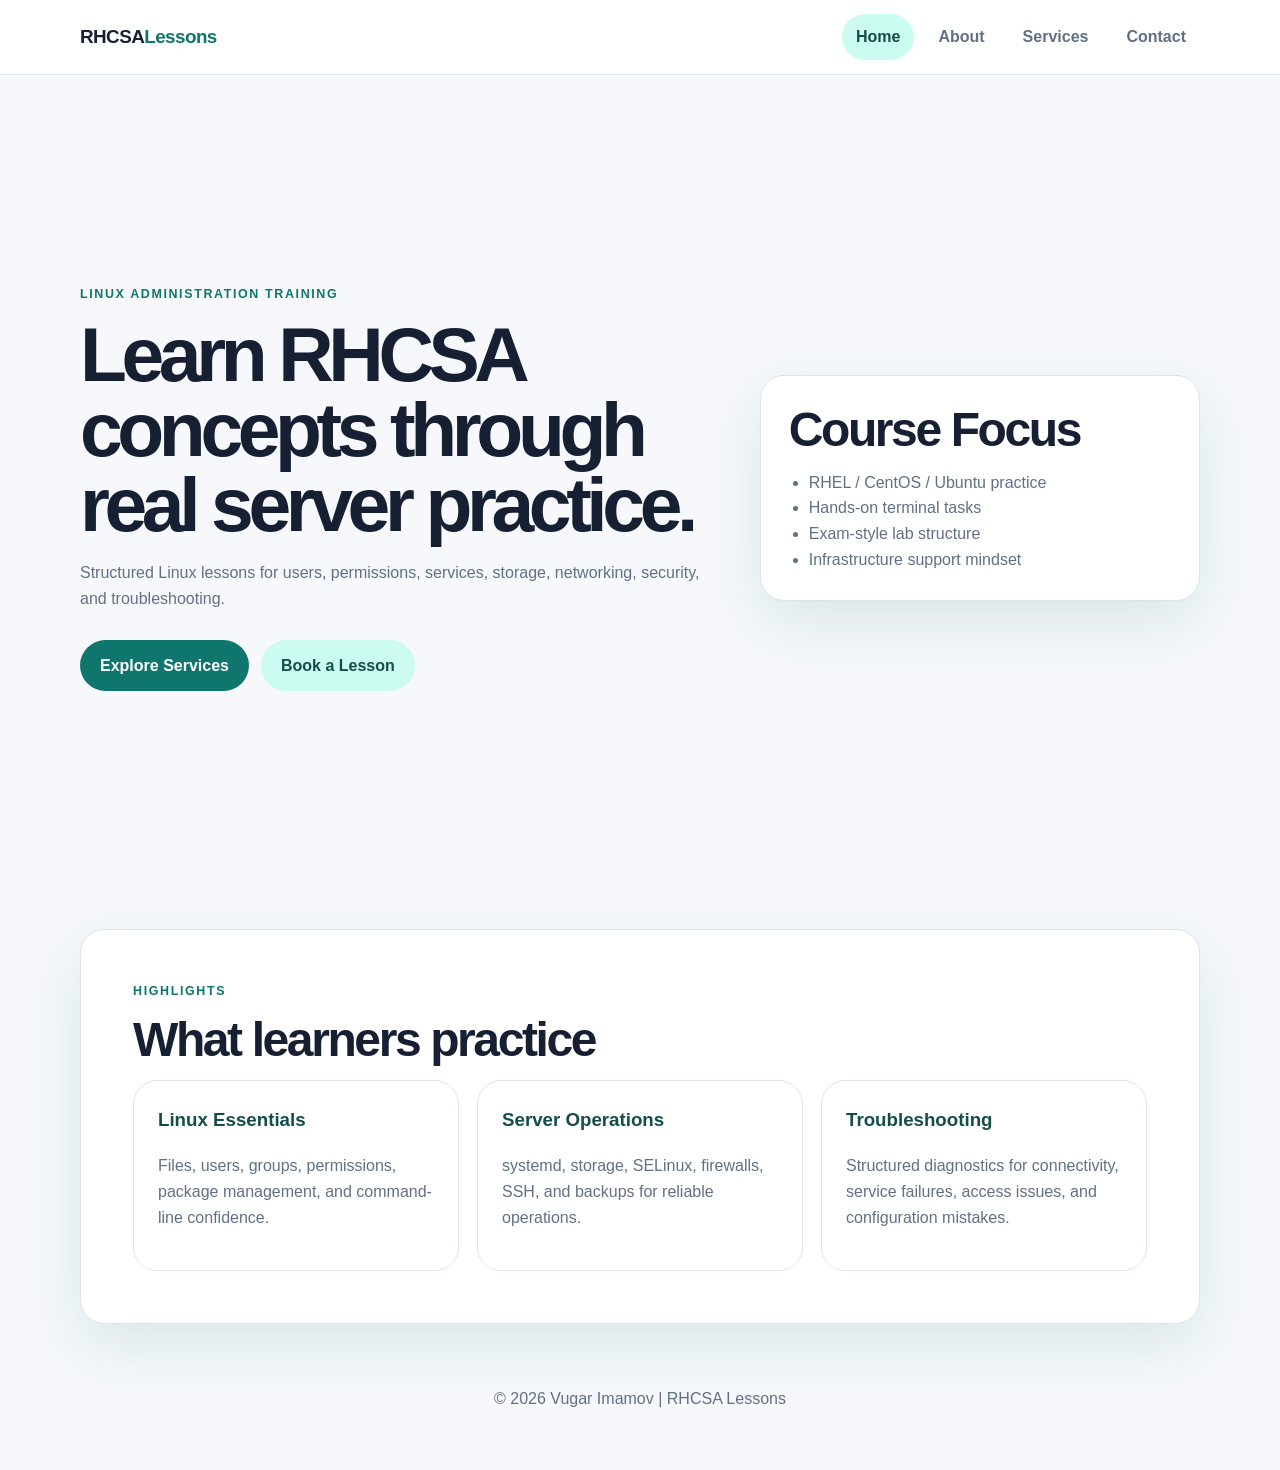
<file: index.html>
<!DOCTYPE html>
<html lang="en">
<head>
  <meta charset="UTF-8" />
  <meta name="viewport" content="width=device-width, initial-scale=1.0" />
  <meta name="description" content="RHCSA Linux lessons by Vugar Imamov." />
  <title>RHCSA Lessons | Home</title>
  <link rel="stylesheet" href="css/styles.css" />
  <script defer src="js/app.js"></script>
</head>
<body>
  <header class="site-header">
    <nav class="nav container" aria-label="Main navigation">
      <a class="logo" href="index.html">RHCSA<span>Lessons</span></a>
      <button class="menu-toggle" aria-label="Open menu" aria-expanded="false" type="button"><span></span><span></span><span></span></button>
      <ul class="nav-links">
        <li><a class="active" href="index.html">Home</a></li>
        <li><a href="about.html">About</a></li>
        <li><a href="services.html">Services</a></li>
        <li><a href="contact.html">Contact</a></li>
      </ul>
    </nav>
  </header>
  <main>
    <section class="hero container">
      <div>
        <p class="tag">Linux administration training</p>
        <h1>Learn RHCSA concepts through real server practice.</h1>
        <p>Structured Linux lessons for users, permissions, services, storage, networking, security, and troubleshooting.</p>
        <div class="actions">
          <a class="btn primary" href="services.html">Explore Services</a>
          <a class="btn secondary" href="contact.html">Book a Lesson</a>
        </div>
      </div>
      <aside class="hero-panel">
        <h2>Course Focus</h2>
        <ul>
          <li>RHEL / CentOS / Ubuntu practice</li>
          <li>Hands-on terminal tasks</li>
          <li>Exam-style lab structure</li>
          <li>Infrastructure support mindset</li>
        </ul>
      </aside>
    </section>
    <section class="section container">
      <div class="section-heading"><p class="tag">Highlights</p><h2>What learners practice</h2></div>
      <div class="cards three">
        <article><h3>Linux Essentials</h3><p>Files, users, groups, permissions, package management, and command-line confidence.</p></article>
        <article><h3>Server Operations</h3><p>systemd, storage, SELinux, firewalls, SSH, and backups for reliable operations.</p></article>
        <article><h3>Troubleshooting</h3><p>Structured diagnostics for connectivity, service failures, access issues, and configuration mistakes.</p></article>
      </div>
    </section>
  </main>
  <footer class="footer"><p>© 2026 Vugar Imamov | RHCSA Lessons</p></footer>
</body>
</html>
</file>
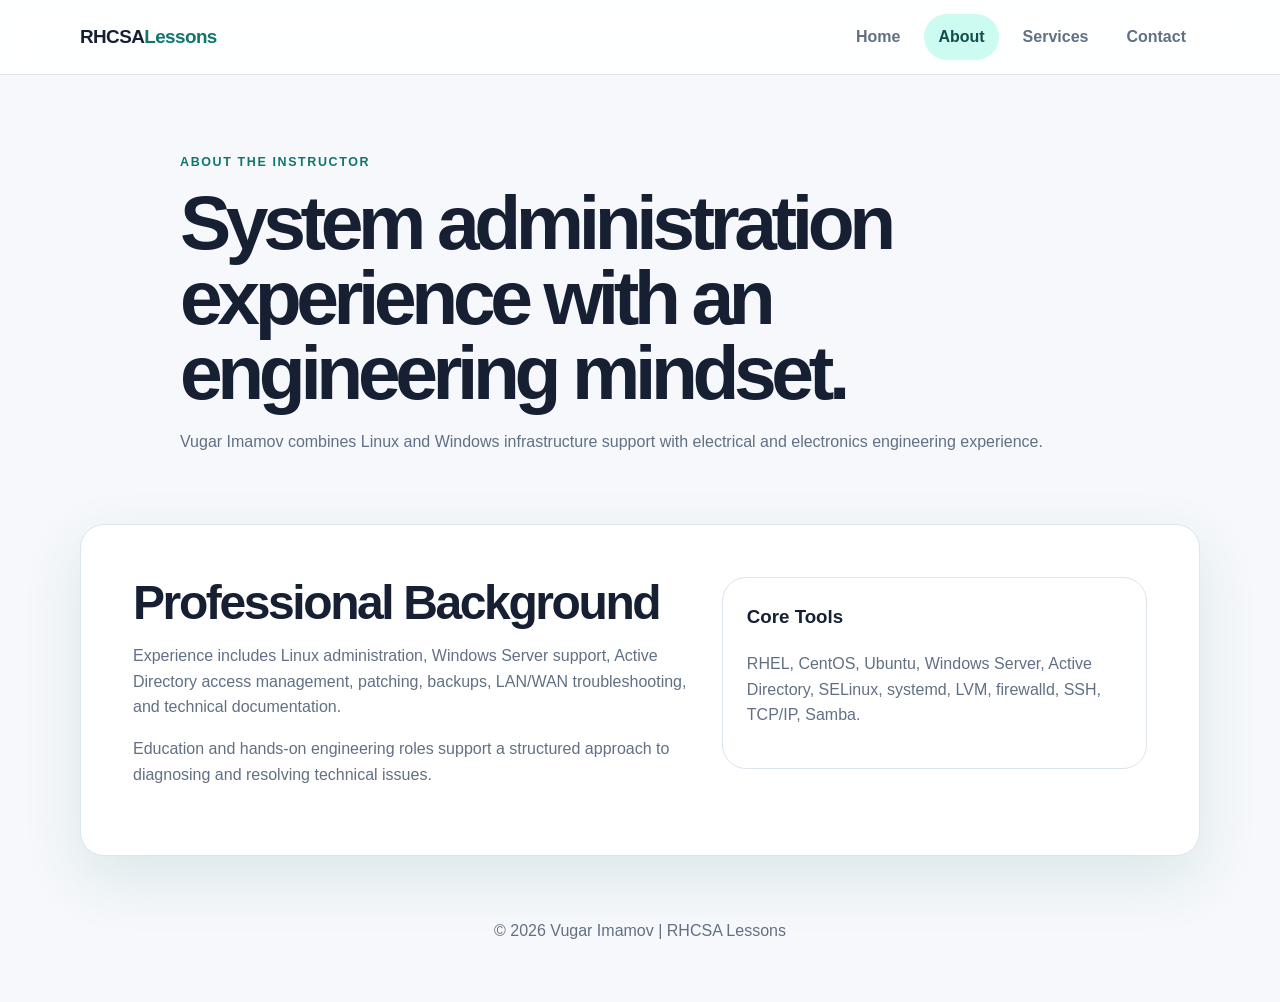
<file: about.html>
<!DOCTYPE html>
<html lang="en">
<head>
  <meta charset="UTF-8" />
  <meta name="viewport" content="width=device-width, initial-scale=1.0" />
  <meta name="description" content="About Vugar Imamov and RHCSA Linux Lessons." />
  <title>RHCSA Lessons | About</title>
  <link rel="stylesheet" href="css/styles.css" />
  <script defer src="js/app.js"></script>
</head>
<body>
  <header class="site-header">
    <nav class="nav container" aria-label="Main navigation">
      <a class="logo" href="index.html">RHCSA<span>Lessons</span></a>
      <button class="menu-toggle" aria-label="Open menu" aria-expanded="false" type="button"><span></span><span></span><span></span></button>
      <ul class="nav-links">
        <li><a href="index.html">Home</a></li>
        <li><a class="active" href="about.html">About</a></li>
        <li><a href="services.html">Services</a></li>
        <li><a href="contact.html">Contact</a></li>
      </ul>
    </nav>
  </header>
  <main>
    <section class="page-hero container">
      <p class="tag">About the instructor</p>
      <h1>System administration experience with an engineering mindset.</h1>
      <p>Vugar Imamov combines Linux and Windows infrastructure support with electrical and electronics engineering experience.</p>
    </section>
    <section class="section container split">
      <div>
        <h2>Professional Background</h2>
        <p>Experience includes Linux administration, Windows Server support, Active Directory access management, patching, backups, LAN/WAN troubleshooting, and technical documentation.</p>
        <p>Education and hands-on engineering roles support a structured approach to diagnosing and resolving technical issues.</p>
      </div>
      <div class="info-card">
        <h3>Core Tools</h3>
        <p>RHEL, CentOS, Ubuntu, Windows Server, Active Directory, SELinux, systemd, LVM, firewalld, SSH, TCP/IP, Samba.</p>
      </div>
    </section>
  </main>
  <footer class="footer"><p>© 2026 Vugar Imamov | RHCSA Lessons</p></footer>
</body>
</html>
</file>
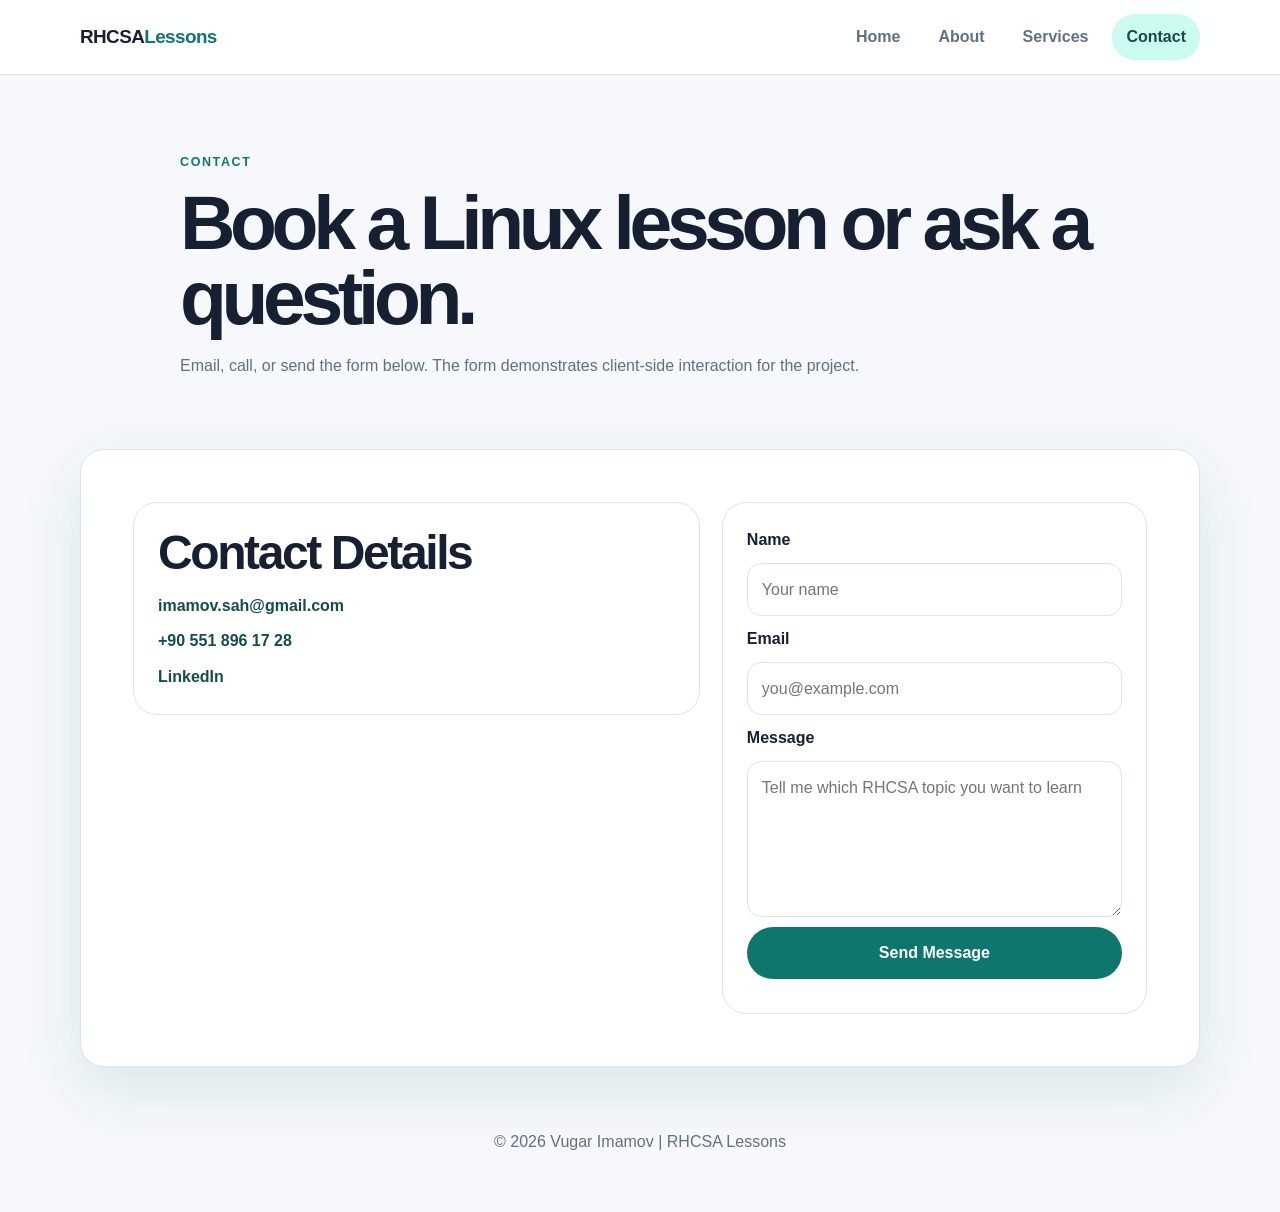
<file: contact.html>
<!DOCTYPE html>
<html lang="en">
<head>
  <meta charset="UTF-8" />
  <meta name="viewport" content="width=device-width, initial-scale=1.0" />
  <meta name="description" content="Contact Vugar Imamov for RHCSA Linux lessons." />
  <title>RHCSA Lessons | Contact</title>
  <link rel="stylesheet" href="css/styles.css" />
  <script defer src="js/app.js"></script>
</head>
<body>
  <header class="site-header">
    <nav class="nav container" aria-label="Main navigation">
      <a class="logo" href="index.html">RHCSA<span>Lessons</span></a>
      <button class="menu-toggle" aria-label="Open menu" aria-expanded="false" type="button"><span></span><span></span><span></span></button>
      <ul class="nav-links">
        <li><a href="index.html">Home</a></li>
        <li><a href="about.html">About</a></li>
        <li><a href="services.html">Services</a></li>
        <li><a class="active" href="contact.html">Contact</a></li>
      </ul>
    </nav>
  </header>
  <main>
    <section class="page-hero container">
      <p class="tag">Contact</p>
      <h1>Book a Linux lesson or ask a question.</h1>
      <p>Email, call, or send the form below. The form demonstrates client-side interaction for the project.</p>
    </section>
    <section class="section container contact-layout">
      <div class="info-card">
        <h2>Contact Details</h2>
        <a href="mailto:imamov.sah@gmail.com">imamov.sah@gmail.com</a>
        <a href="tel:+905518961728">+90 551 896 17 28</a>
        <a href="https://www.linkedin.com/in/vugar-imamov-40715b156/" target="_blank" rel="noopener">LinkedIn</a>
      </div>
      <form class="contact-form" id="contact-form">
        <label for="name">Name</label>
        <input id="name" name="name" required placeholder="Your name" />
        <label for="email">Email</label>
        <input id="email" name="email" type="email" required placeholder="you@example.com" />
        <label for="message">Message</label>
        <textarea id="message" name="message" rows="5" required placeholder="Tell me which RHCSA topic you want to learn"></textarea>
        <button type="submit">Send Message</button>
        <p id="form-status" aria-live="polite"></p>
      </form>
    </section>
  </main>
  <footer class="footer"><p>© 2026 Vugar Imamov | RHCSA Lessons</p></footer>
</body>
</html>
</file>
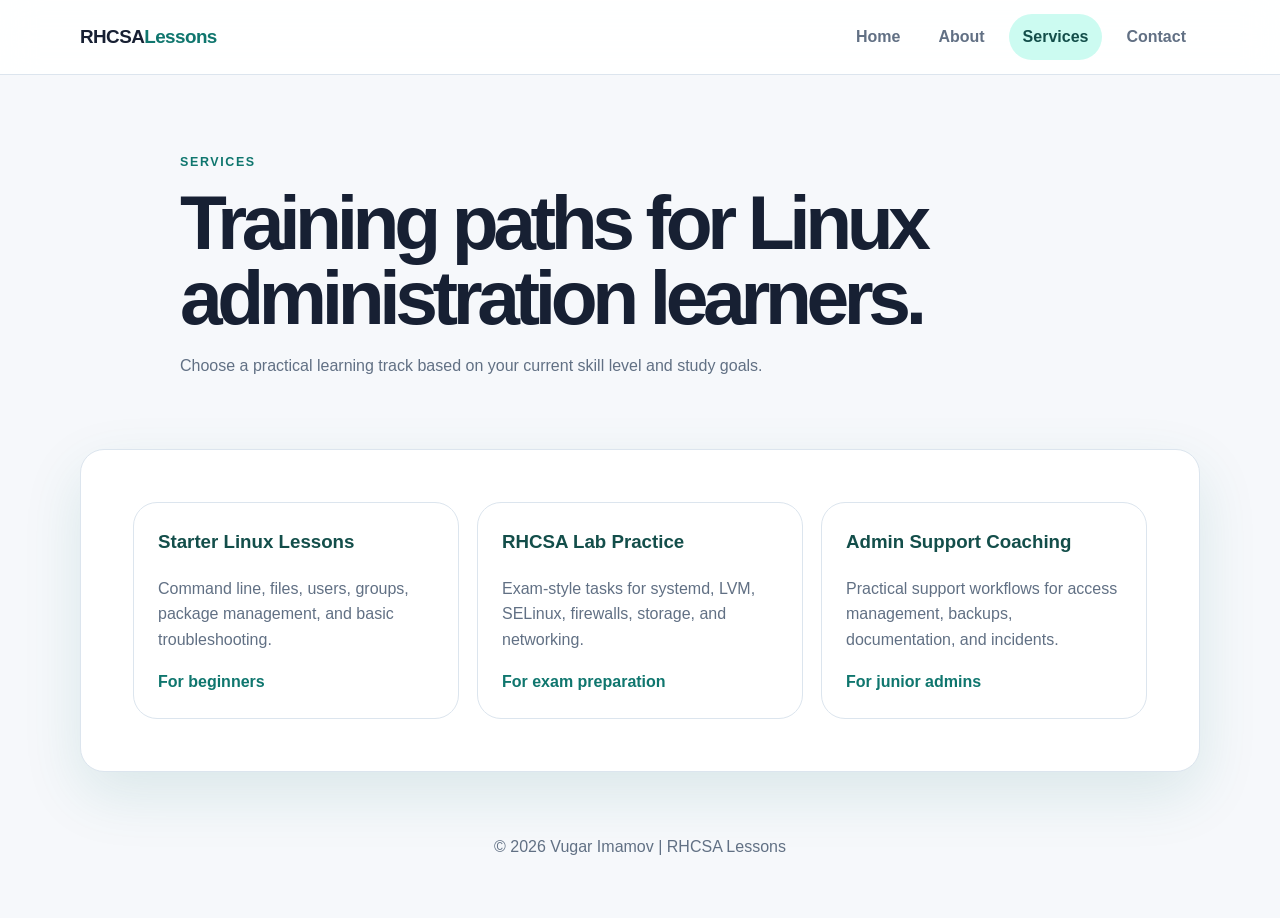
<file: services.html>
<!DOCTYPE html>
<html lang="en">
<head>
  <meta charset="UTF-8" />
  <meta name="viewport" content="width=device-width, initial-scale=1.0" />
  <meta name="description" content="RHCSA Linux lesson services." />
  <title>RHCSA Lessons | Services</title>
  <link rel="stylesheet" href="css/styles.css" />
  <script defer src="js/app.js"></script>
</head>
<body>
  <header class="site-header">
    <nav class="nav container" aria-label="Main navigation">
      <a class="logo" href="index.html">RHCSA<span>Lessons</span></a>
      <button class="menu-toggle" aria-label="Open menu" aria-expanded="false" type="button"><span></span><span></span><span></span></button>
      <ul class="nav-links">
        <li><a href="index.html">Home</a></li>
        <li><a href="about.html">About</a></li>
        <li><a class="active" href="services.html">Services</a></li>
        <li><a href="contact.html">Contact</a></li>
      </ul>
    </nav>
  </header>
  <main>
    <section class="page-hero container">
      <p class="tag">Services</p>
      <h1>Training paths for Linux administration learners.</h1>
      <p>Choose a practical learning track based on your current skill level and study goals.</p>
    </section>
    <section class="section container">
      <div class="cards three">
        <article><h3>Starter Linux Lessons</h3><p>Command line, files, users, groups, package management, and basic troubleshooting.</p><strong>For beginners</strong></article>
        <article><h3>RHCSA Lab Practice</h3><p>Exam-style tasks for systemd, LVM, SELinux, firewalls, storage, and networking.</p><strong>For exam preparation</strong></article>
        <article><h3>Admin Support Coaching</h3><p>Practical support workflows for access management, backups, documentation, and incidents.</p><strong>For junior admins</strong></article>
      </div>
    </section>
  </main>
  <footer class="footer"><p>© 2026 Vugar Imamov | RHCSA Lessons</p></footer>
</body>
</html>
</file>
<file: css/styles.css>
:root { --bg: #f6f8fb; --surface: #ffffff; --primary: #0f766e; --primary-dark: #134e4a; --text: #172033; --muted: #617084; --line: #dce5ee; --soft: #ccfbf1; --shadow: 0 22px 60px rgba(15, 118, 110, 0.12); --radius: 24px; }
* { box-sizing: border-box; }
html { scroll-behavior: smooth; }
body { margin: 0; font-family: Arial, Helvetica, sans-serif; background: var(--bg); color: var(--text); line-height: 1.6; }
a { color: inherit; }
.container { width: min(1120px, calc(100% - 32px)); margin-inline: auto; }
.site-header { position: sticky; top: 0; z-index: 20; background: rgba(255,255,255,0.9); backdrop-filter: blur(18px); border-bottom: 1px solid var(--line); }
.nav { min-height: 74px; display: flex; align-items: center; justify-content: space-between; gap: 18px; }
.logo { text-decoration: none; font-size: 1.18rem; font-weight: 900; letter-spacing: -0.03em; }
.logo span { color: var(--primary); }
.nav-links { list-style: none; margin: 0; padding: 0; display: flex; align-items: center; gap: 10px; }
.nav-links a { display: inline-flex; padding: 10px 14px; border-radius: 999px; text-decoration: none; color: var(--muted); font-weight: 800; }
.nav-links a:hover, .nav-links a.active { background: var(--soft); color: var(--primary-dark); }
.menu-toggle { display: none; width: 44px; height: 44px; border: 1px solid var(--line); border-radius: 14px; background: var(--surface); padding: 10px; }
.menu-toggle span { display: block; height: 3px; margin: 4px 0; border-radius: 99px; background: var(--primary-dark); }
.hero { min-height: calc(100vh - 74px); display: grid; grid-template-columns: 1.1fr 0.75fr; gap: 34px; align-items: center; padding-block: 68px; }
.page-hero { padding: 78px 0 26px; max-width: 920px; }
.tag { margin: 0 0 12px; color: var(--primary); text-transform: uppercase; letter-spacing: 0.13em; font-weight: 900; font-size: 0.78rem; }
h1, h2, h3, p { margin-top: 0; }
h1 { font-size: clamp(2.35rem, 6vw, 5.2rem); line-height: 0.98; letter-spacing: -0.07em; margin-bottom: 18px; }
h2 { font-size: clamp(1.7rem, 4vw, 3rem); line-height: 1.08; letter-spacing: -0.05em; margin-bottom: 14px; }
p { color: var(--muted); }
.actions { display: flex; flex-wrap: wrap; gap: 12px; margin-top: 28px; }
.btn, button { border: 0; border-radius: 999px; padding: 13px 20px; font: inherit; font-weight: 900; text-decoration: none; cursor: pointer; }
.btn.primary, button { background: var(--primary); color: white; }
.btn.secondary { background: var(--soft); color: var(--primary-dark); }
.hero-panel, .section, .cards article, .info-card, .contact-form { background: var(--surface); border: 1px solid var(--line); border-radius: var(--radius); box-shadow: var(--shadow); }
.hero-panel { padding: 28px; }
.hero-panel ul { margin: 0; padding-left: 20px; color: var(--muted); }
.section { padding: clamp(28px, 5vw, 52px); margin-block: 28px; }
.cards { display: grid; gap: 18px; }
.cards.three { grid-template-columns: repeat(3, 1fr); }
.cards article { padding: 24px; box-shadow: none; }
.cards article h3 { color: var(--primary-dark); }
.cards article strong { color: var(--primary); }
.split, .contact-layout { display: grid; grid-template-columns: 1fr 0.75fr; gap: 22px; align-items: start; }
.info-card { padding: 24px; box-shadow: none; }
.info-card a { display: block; margin-top: 10px; color: var(--primary-dark); font-weight: 800; text-decoration: none; overflow-wrap: anywhere; }
.contact-form { padding: 24px; display: grid; gap: 10px; box-shadow: none; }
label { font-weight: 900; }
input, textarea { width: 100%; border: 1px solid var(--line); border-radius: 14px; padding: 13px 14px; font: inherit; }
input:focus, textarea:focus { outline: none; border-color: var(--primary); box-shadow: 0 0 0 4px rgba(15,118,110,0.12); }
#form-status { margin: 0; font-weight: 800; color: var(--primary-dark); }
.footer { text-align: center; padding: 34px 16px 42px; color: var(--muted); }
@media (max-width: 840px) {
  .hero, .split, .contact-layout, .cards.three { grid-template-columns: 1fr; }
  .menu-toggle { display: inline-block; }
  .nav-links { position: absolute; top: 74px; left: 16px; right: 16px; display: grid; padding: 12px; background: white; border: 1px solid var(--line); border-radius: 18px; box-shadow: var(--shadow); opacity: 0; transform: translateY(-12px); pointer-events: none; transition: opacity 0.2s ease, transform 0.2s ease; }
  .nav-links.is-open { opacity: 1; transform: translateY(0); pointer-events: auto; }
  .nav-links a { width: 100%; }
}
@media (max-width: 520px) { .hero { padding-block: 42px; } .section { margin-block: 18px; } }
</file>
